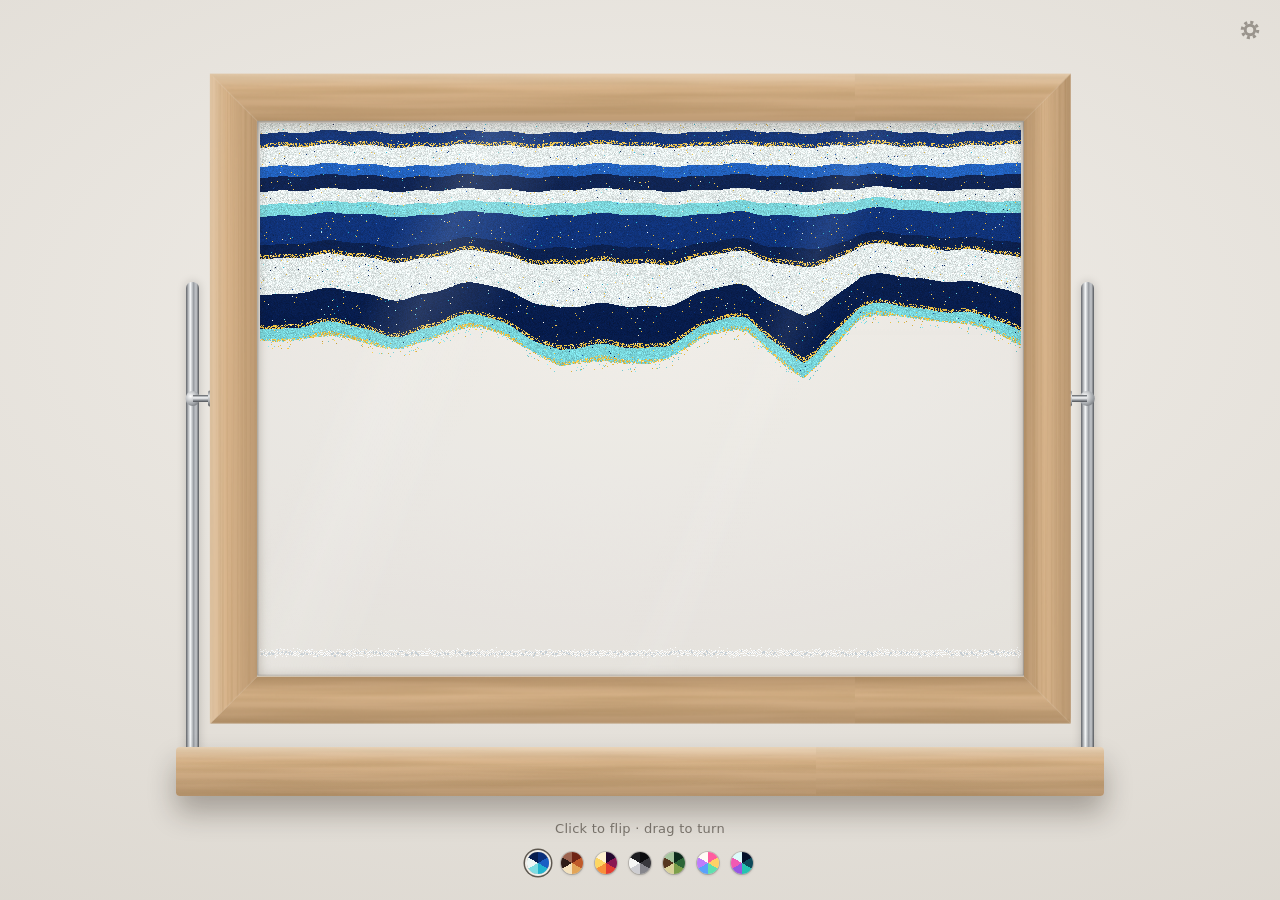
<file: index.html>
<!doctype html>
<html lang="en">
<head>
  <meta charset="utf-8">
  <meta name="viewport" content="width=device-width, initial-scale=1, viewport-fit=cover, user-scalable=no">
  <meta name="theme-color" content="#e9e6e1">
  <title>Sand Art</title>
  <link rel="stylesheet" href="style.css">
  <link rel="modulepreload" href="src/render.js">
</head>
<body>
  <main id="scene">
    <div id="toy">
      <div class="post l"></div>
      <div class="post r"></div>
      <div class="base"></div>
      <!-- A real box: the sand sits between two panes, wood all round. -->
      <div id="frame">
        <canvas id="sand"></canvas>
        <canvas id="flow" hidden></canvas>
        <div class="face front">
          <div class="glass"></div>
          <div class="rail top"></div>
          <div class="rail bottom"></div>
          <div class="rail left"></div>
          <div class="rail right"></div>
          <div class="shade"></div>
        </div>
        <div class="face back">
          <div class="glass"></div>
          <div class="rail top"></div>
          <div class="rail bottom"></div>
          <div class="rail left"></div>
          <div class="rail right"></div>
          <div class="shade"></div>
        </div>
        <div class="edge top"></div>
        <div class="edge bottom"></div>
        <div class="edge left"></div>
        <div class="edge right"></div>
      </div>
      <div class="axle l"></div>
      <div class="axle r"></div>
    </div>
  </main>
  <p id="hint"></p>
  <nav id="palettes" aria-label="Sand colours"></nav>
  <aside id="debug" hidden></aside>
  <button id="settings" title="Tuning (D)" aria-label="Tuning">
    <svg viewBox="0 0 24 24" aria-hidden="true" fill="none" stroke="currentColor">
      <circle cx="12" cy="12" r="8.4" stroke-width="3.4" stroke-dasharray="3.3 3.3"/>
      <circle cx="12" cy="12" r="5.2" stroke-width="3.2"/>
    </svg>
  </button>
  <script type="module" src="src/app.js"></script>
</body>
</html>
</file>
<file: style.css>
:root {
  --bg-1: #f1eee9;
  --bg-2: #d9d4cc;
  --ink: #5d574f;
  --wood: #d8b48b;
  --b: 40px;
}
@media (prefers-color-scheme: dark) {
  :root { --bg-1: #2b2a28; --bg-2: #121211; --ink: #a29b90; }
}

* { box-sizing: border-box; }
html, body { margin: 0; height: 100%; overflow: hidden; }
body {
  background: radial-gradient(120% 90% at 50% 35%, var(--bg-1), var(--bg-2));
  color: var(--ink);
  font: 13px/1.4 ui-sans-serif, system-ui, -apple-system, "Segoe UI", sans-serif;
  touch-action: none;
  user-select: none;
  -webkit-user-select: none;
  -webkit-tap-highlight-color: transparent;
}

#scene { position: fixed; inset: 0; display: grid; place-items: center; cursor: grab; }
#scene:active { cursor: grabbing; }

#toy {
  position: relative;
  width: var(--tw); height: var(--th);
  margin-top: calc(var(--b) * -0.6);
  perspective: calc(var(--fh) * 4);
  perspective-origin: 50% calc(var(--fh) / 2);
  transform-origin: 50% calc(var(--fh) / 2);
  /* One shared 3D space for frame, posts and pins, so the frame correctly
     hides the pins as it swings towards you. */
  transform-style: preserve-3d;
}

/* ---------- the frame ----------
   A real box in 3D: the sand canvas sits mid-depth between two panes; a
   wooden face (rails + glass) at the front and at the back, and four edges.
   The back face is turned around, so seen from behind it reads upright and
   lit from above - no lighting swap needed when the frame rests flipped. */
#frame {
  position: absolute;
  left: var(--side); top: 0;
  width: var(--fw); height: var(--fh);
  transform-origin: 50% 50%;
  transform-style: preserve-3d;
  will-change: transform;
}
#sand, #flow {
  position: absolute;
  left: var(--b); top: var(--b);
  width: var(--iw); height: var(--ih);
  display: block;
}
#sand { image-rendering: pixelated; }
#flow { pointer-events: none; transform: translateZ(1px); }
#flow[hidden] { display: none; }

.face {
  position: absolute; inset: 0;
  pointer-events: none;
  backface-visibility: hidden;
}
.face.front { transform: translateZ(calc(var(--depth) / 2)); }
.face.back  { transform: rotateX(180deg) translateZ(calc(var(--depth) / 2)); }

.edge {
  position: absolute;
  pointer-events: none;
  backface-visibility: hidden;
}
.edge.top, .edge.bottom {
  left: 0; width: var(--fw); height: var(--depth);
  top: calc((var(--fh) - var(--depth)) / 2);
  background-image: var(--grain-h), linear-gradient(var(--wood), var(--wood));
  background-size: 640px 220px, auto;
}
.edge.left, .edge.right {
  top: 0; height: var(--fh); width: var(--depth);
  left: calc((var(--fw) - var(--depth)) / 2);
  background-image: var(--grain-v), linear-gradient(var(--wood), var(--wood));
  background-size: 220px 640px, auto;
}
.edge.top    { transform: translateY(calc(var(--fh) / -2)) rotateX(90deg); }
.edge.bottom { transform: translateY(calc(var(--fh) / 2)) rotateX(-90deg); }
.edge.left   { transform: translateX(calc(var(--fw) / -2)) rotateY(-90deg); }
.edge.right  { transform: translateX(calc(var(--fw) / 2)) rotateY(90deg); }
/* End grain is a little darker, and rounded-over edges catch some light. */
.edge::after { content: ""; position: absolute; inset: 0; }
.edge.top::after, .edge.bottom::after {
  background: linear-gradient(180deg, rgba(255,250,240,.25), rgba(0,0,0,.06) 20%, rgba(0,0,0,.1) 80%, rgba(255,250,240,.2));
}
.edge.left::after, .edge.right::after {
  background: linear-gradient(90deg, rgba(255,250,240,.2), rgba(0,0,0,.12) 20%, rgba(0,0,0,.16) 80%, rgba(255,250,240,.18));
}

.glass {
  position: absolute;
  left: var(--b); top: var(--b); width: var(--iw); height: var(--ih);
  background:
    linear-gradient(112deg, transparent 18%, rgba(255,255,255,.13) 24%, rgba(255,255,255,.04) 31%, transparent 33%,
                    transparent 58%, rgba(255,255,255,.08) 62%, transparent 66%),
    linear-gradient(180deg, rgba(255,255,255,.06), transparent 40%);
  box-shadow:
    inset 0 0 0 1px rgba(0,0,0,.22),
    inset 0 calc(var(--b) * .18) calc(var(--b) * .3) rgba(60,40,20,.22),
    inset 0 calc(var(--b) * -.05) calc(var(--b) * .2) rgba(60,40,20,.12);
}
.shade {
  position: absolute; inset: 0;
  background: #1a120a;
  opacity: var(--shade, 0);
}

/* Mitred wooden rails: grain runs along each rail. */
.rail { position: absolute; }
.rail.top, .rail.bottom {
  left: 0; width: 100%; height: var(--b);
  background-image: var(--grain-h), linear-gradient(var(--wood), var(--wood));
  background-size: 640px 220px, auto;
}
.rail.left, .rail.right {
  top: 0; height: 100%; width: var(--b);
  background-image: var(--grain-v), linear-gradient(var(--wood), var(--wood));
  background-size: 220px 640px, auto;
}
.rail.top    { top: 0;    clip-path: polygon(0 0, 100% 0, calc(100% - var(--b)) 100%, var(--b) 100%); }
.rail.bottom { bottom: 0; clip-path: polygon(var(--b) 0, calc(100% - var(--b)) 0, 100% 100%, 0 100%); }
.rail.left   { left: 0;   clip-path: polygon(0 0, 100% var(--b), 100% calc(100% - var(--b)), 0 100%); }
.rail.right  { right: 0;  clip-path: polygon(0 var(--b), 100% 0, 100% 100%, 0 calc(100% - var(--b))); }
.rail::after { content: ""; position: absolute; inset: 0; }
.rail.top::after    { background: linear-gradient(180deg, rgba(255,250,240,.35), rgba(255,255,255,0) 30%, rgba(80,50,20,.18)); }
.rail.bottom::after { background: linear-gradient(180deg, rgba(80,50,20,.25), rgba(0,0,0,0) 40%, rgba(60,35,10,.22)); }
.rail.left::after   { background: linear-gradient(90deg, rgba(255,250,240,.28), rgba(255,255,255,0) 35%, rgba(80,50,20,.2)); }
.rail.right::after  { background: linear-gradient(90deg, rgba(80,50,20,.24), rgba(0,0,0,0) 45%, rgba(60,35,10,.2)); }

/* Steel axle pins from each post into the frame's sides: the pivot it flips on. */
.axle {
  position: absolute;
  top: calc(var(--fh) / 2 - var(--postw) * .3);
  height: calc(var(--postw) * .6);
  width: calc(var(--side) - var(--postw) / 2 + var(--b) * .12);
  background: linear-gradient(180deg, #55585c, #d9dcdf 30%, #f6f7f8 42%, #8e9297 75%, #4b4e52);
  pointer-events: none;
}
.axle.l { left: calc(var(--postw) / 2); }
.axle.r { right: calc(var(--postw) / 2); }
/* Washer where the pin enters the wood. */
.axle::after {
  content: ""; position: absolute; top: 50%;
  width: calc(var(--postw) * .35); height: calc(var(--postw) * 1.25);
  translate: 0 -50%;
  border-radius: 2px;
  background: linear-gradient(180deg, #6a6d72, #e6e8ea 35%, #a3a7ab 70%, #505357);
}
.axle.l::after { right: calc(var(--b) * .12); }
.axle.r::after { left: calc(var(--b) * .12); }

/* ---------- stand ---------- */
.post {
  position: absolute;
  top: calc(var(--fh) * .32);
  width: var(--postw);
  height: calc(var(--fh) * .68 + var(--gap) + var(--baseh) * .3);
  border-radius: calc(var(--postw) / 2) calc(var(--postw) / 2) 0 0;
  background: linear-gradient(90deg, #5f6267, #c7cacd 22%, #f4f6f7 34%, #9a9ea3 58%, #c5c8cc 78%, #54575b);
  box-shadow: 0 0 calc(var(--b) * .2) rgba(0,0,0,.18);
}
.post.l { left: 0; }
.post.r { right: 0; }
.post::before {
  content: ""; position: absolute;
  top: calc(var(--fh) * .18 - var(--postw) * .6);
  left: 50%;
  width: calc(var(--postw) * 1.2); height: calc(var(--postw) * 1.2);
  translate: -50% 0;
  border-radius: 50%;
  background: radial-gradient(circle at 35% 35%, #fff, #a5a9ad 55%, #55585c);
}
.base {
  position: absolute;
  left: calc(var(--side) * -0.4);
  right: calc(var(--side) * -0.4);
  top: calc(var(--fh) + var(--gap));
  height: var(--baseh);
  border-radius: calc(var(--b) * .08);
  background-image:
    linear-gradient(180deg, rgba(255,250,240,.45), rgba(255,255,255,.08) 22%, rgba(255,255,255,0) 30%, rgba(70,45,20,.22)),
    var(--grain-h), linear-gradient(var(--wood), var(--wood));
  background-size: auto, 640px 220px, auto;
  box-shadow: 0 calc(var(--b) * .35) calc(var(--b) * .6) rgba(30,20,10,.3);
}

/* ---------- chrome ---------- */
#palettes {
  position: fixed; left: 50%; bottom: max(18px, env(safe-area-inset-bottom));
  translate: -50% 0;
  display: flex; gap: 12px;
  padding: 8px;
}
#palettes button {
  width: 22px; height: 22px; padding: 0;
  border: 0; border-radius: 50%;
  cursor: pointer;
  background: var(--sw);
  box-shadow: 0 0 0 1px rgba(0,0,0,.15), 0 1px 3px rgba(0,0,0,.2);
  transition: transform .15s, box-shadow .15s;
}
#palettes button:hover { transform: scale(1.12); }
#palettes button[aria-pressed="true"] {
  box-shadow: 0 0 0 2px var(--bg-1), 0 0 0 3.5px var(--ink);
}
#palettes button:focus-visible { outline: 2px solid var(--ink); outline-offset: 3px; }

#hint {
  position: fixed; left: 0; right: 0; bottom: max(62px, calc(env(safe-area-inset-bottom) + 44px));
  margin: 0; text-align: center;
  letter-spacing: .02em;
  opacity: .8;
  transition: opacity 1.2s;
  pointer-events: none;
}
#hint.gone { opacity: 0; }

#settings {
  position: fixed; z-index: 5;
  top: max(10px, env(safe-area-inset-top)); right: max(10px, env(safe-area-inset-right));
  width: 40px; height: 40px; padding: 9px;
  border: 0; border-radius: 50%;
  background: none; color: var(--ink);
  opacity: .55; cursor: pointer;
  transition: opacity .15s, rotate .4s;
}
#settings:hover { opacity: .9; rotate: 30deg; }
#settings:focus-visible { outline: 2px solid var(--ink); outline-offset: -2px; }
#settings svg { display: block; width: 100%; height: 100%; }
/* The panel opens in the same corner. */
#debug:not([hidden]) ~ #settings { visibility: hidden; }

/* ---------- tuning panel (D) ---------- */
#debug {
  position: fixed; top: 10px; right: 10px; z-index: 10;
  width: 300px; max-height: calc(100vh - 20px); overflow: auto;
  padding: 10px 12px;
  border-radius: 8px;
  background: rgba(20, 20, 22, .86);
  color: #e6e6e6;
  font: 12px/1.35 ui-sans-serif, system-ui, -apple-system, sans-serif;
  box-shadow: 0 6px 24px rgba(0,0,0,.35);
  backdrop-filter: blur(6px);
  user-select: none;
}
#debug[hidden] { display: none; }
#debug header { display: flex; align-items: baseline; justify-content: space-between; gap: 8px; }
#debug .hint { flex: 1; color: #8d8d92; font-size: 10.5px; }
#debug header button.close {
  flex: none; align-self: flex-start;
  width: 28px; height: 28px; margin: -4px -6px 0 0; padding: 0;
  border: 0; border-radius: 50%; background: none;
  color: #c9c9ce; font-size: 15px; line-height: 28px;
}
#debug header button.close:hover { background: rgba(255,255,255,.14); color: #fff; }
#debug .stats {
  margin: 8px 0; white-space: pre-wrap;
  font: 10.5px/1.4 ui-monospace, Menlo, monospace; color: #a8e0b4;
}
#debug .toggles { display: flex; gap: 14px; margin-bottom: 6px; }
#debug details { border-top: 1px solid rgba(255,255,255,.1); padding: 6px 0 2px; }
#debug summary { cursor: pointer; font-weight: 600; color: #fff; padding: 2px 0 4px; }
#debug .row {
  display: grid; grid-template-columns: 1fr auto; column-gap: 8px;
  padding: 3px 0;
}
#debug .row label { color: #c9c9ce; cursor: default; }
#debug .row output { font: 11px ui-monospace, Menlo, monospace; color: #fff; }
#debug .row input { grid-column: 1 / -1; width: 100%; margin: 2px 0 0; accent-color: #ff4f8b; }
#debug .row.changed label { color: #ffb3cd; }
#debug .row.changed label::after { content: " •"; color: #ff4f8b; }
#debug footer { display: flex; gap: 6px; margin-top: 8px; border-top: 1px solid rgba(255,255,255,.1); padding-top: 8px; }
#debug button {
  flex: 1; padding: 5px 6px;
  border: 1px solid rgba(255,255,255,.18); border-radius: 5px;
  background: rgba(255,255,255,.06); color: #eee; font: inherit; cursor: pointer;
}
#debug button:hover { background: rgba(255,255,255,.14); }
</file>
